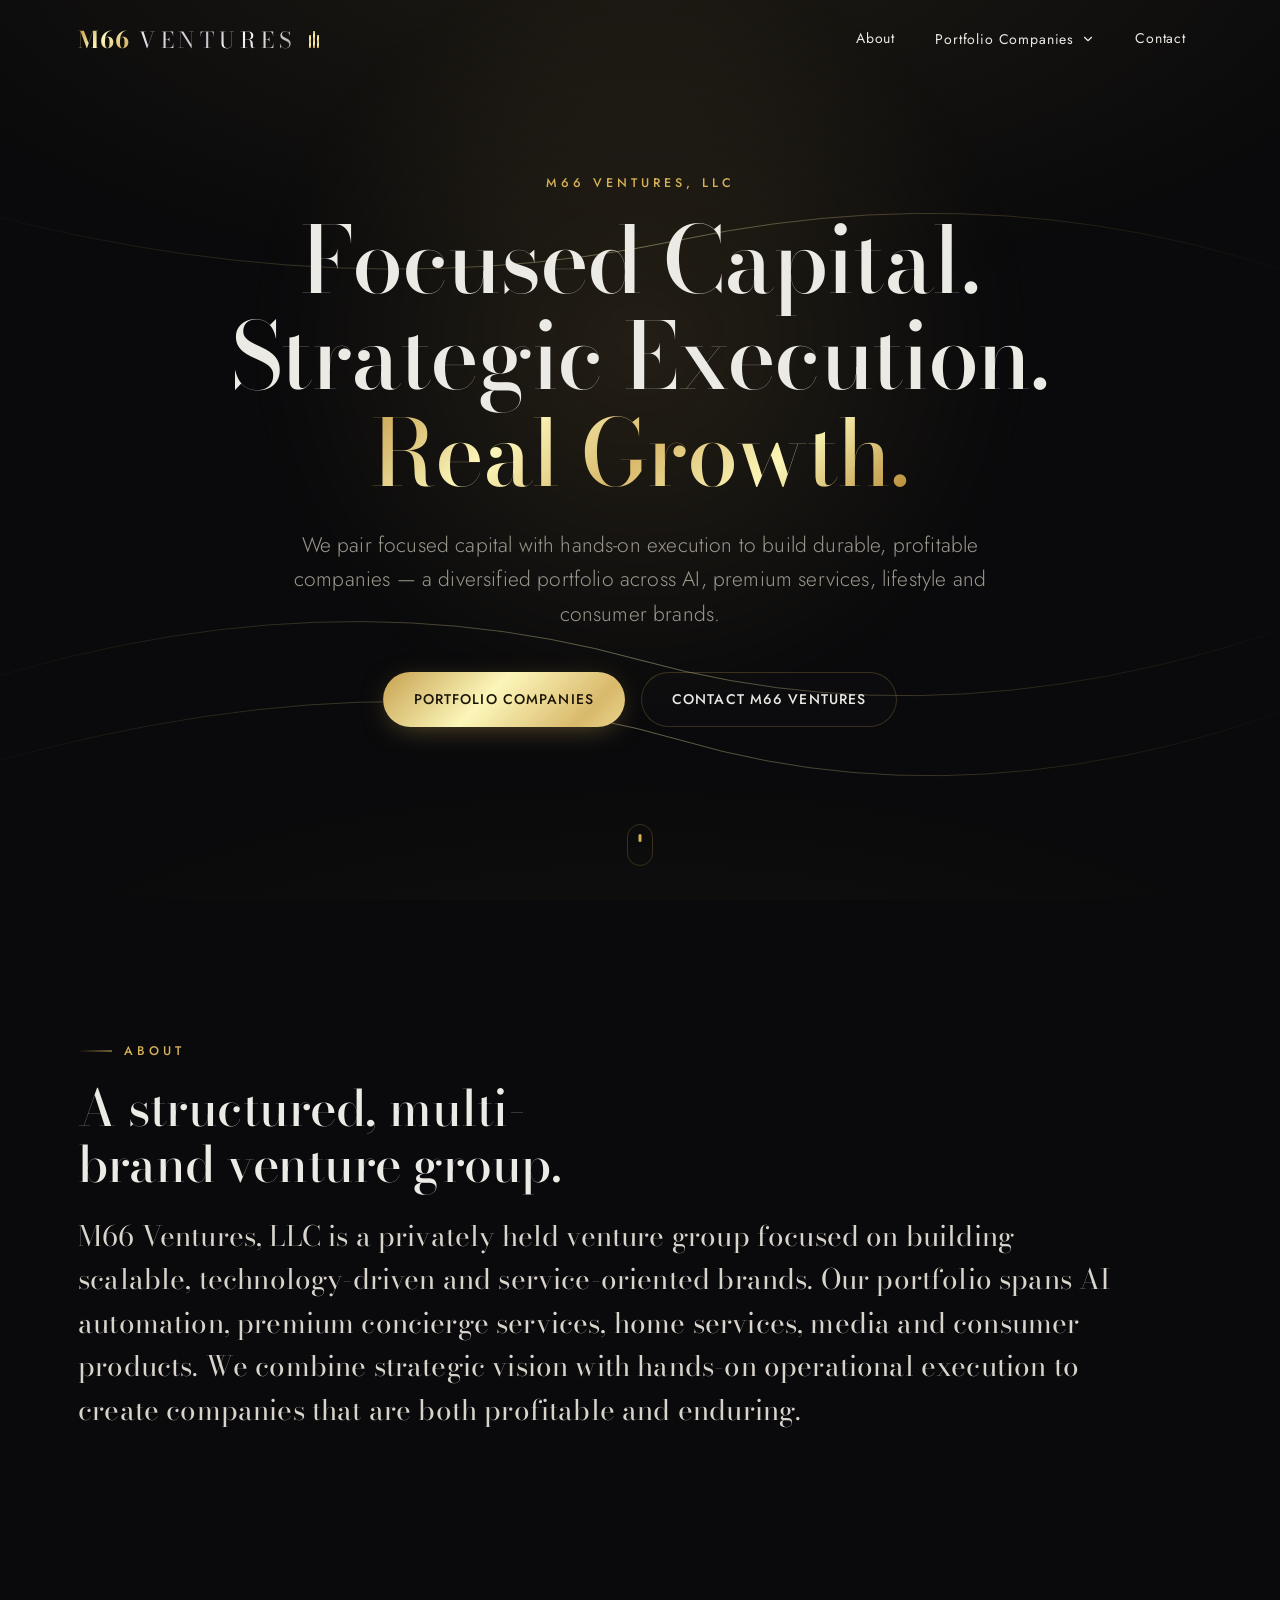
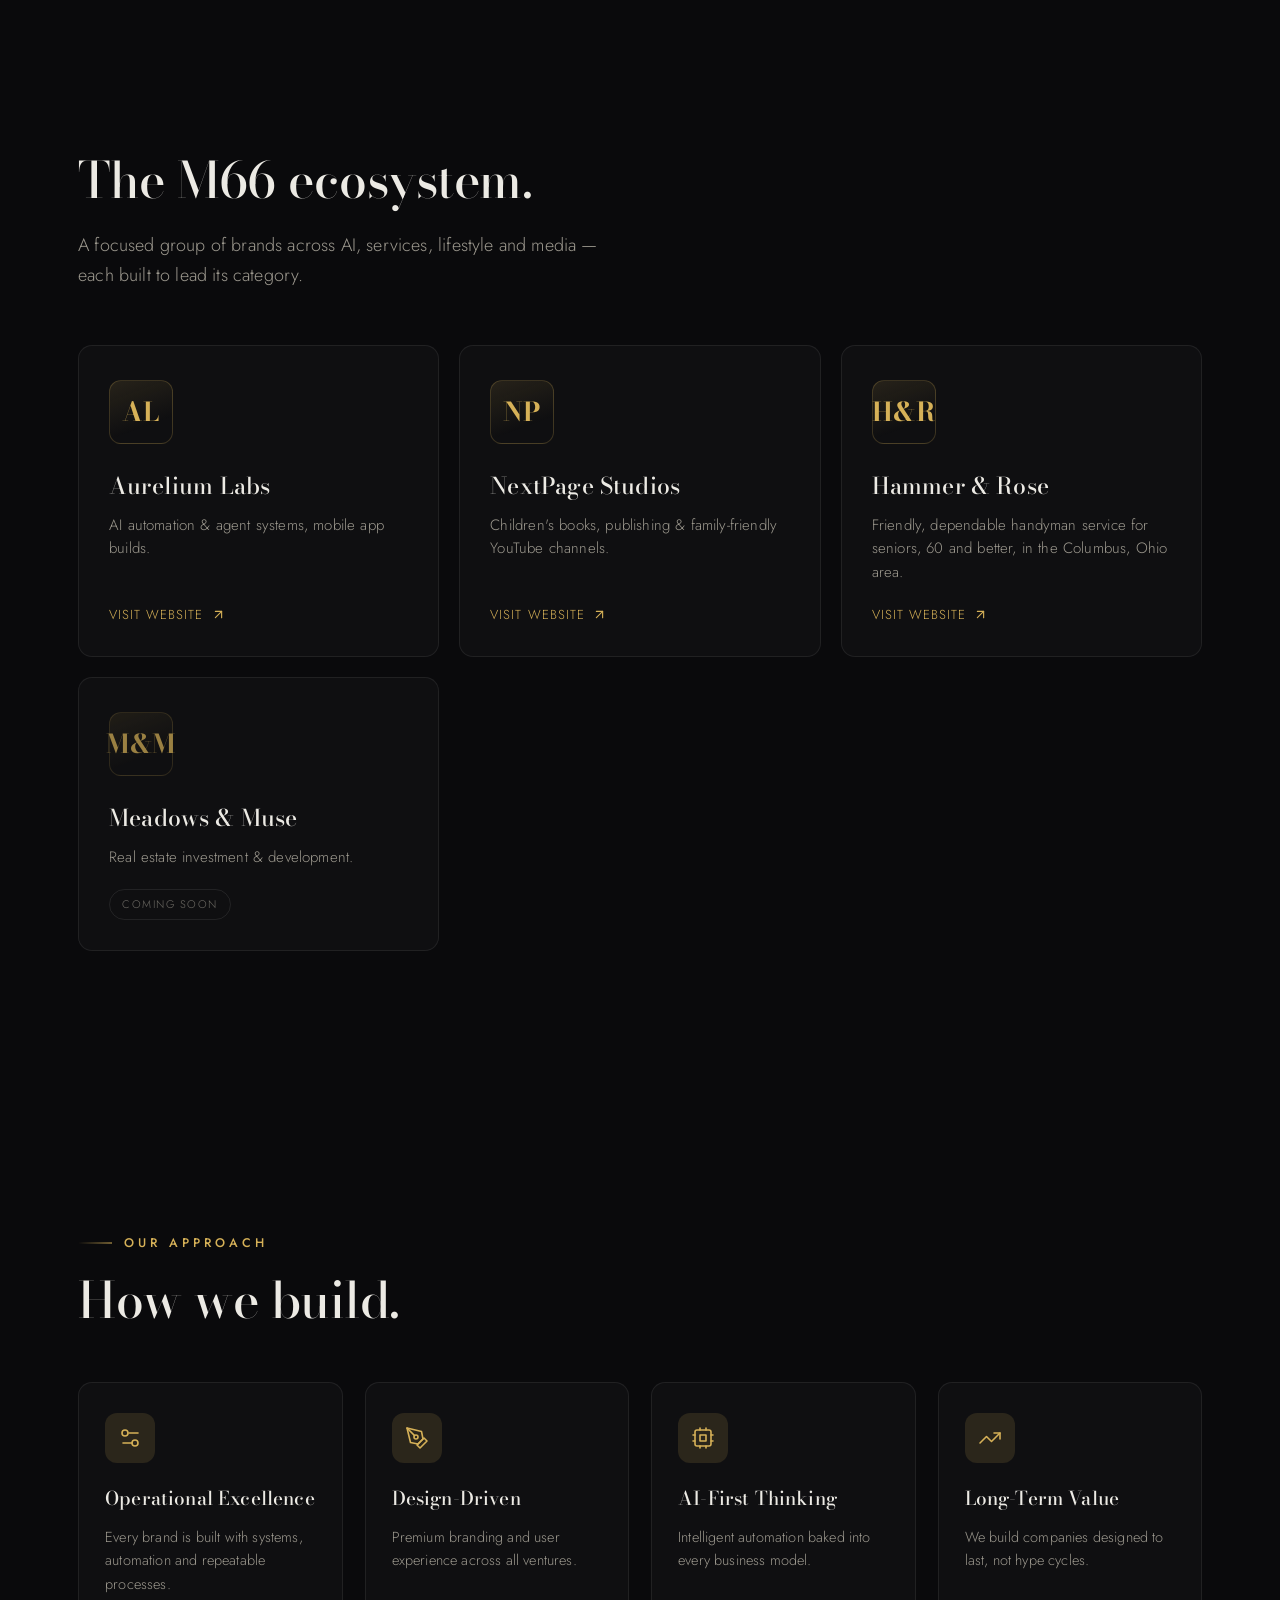
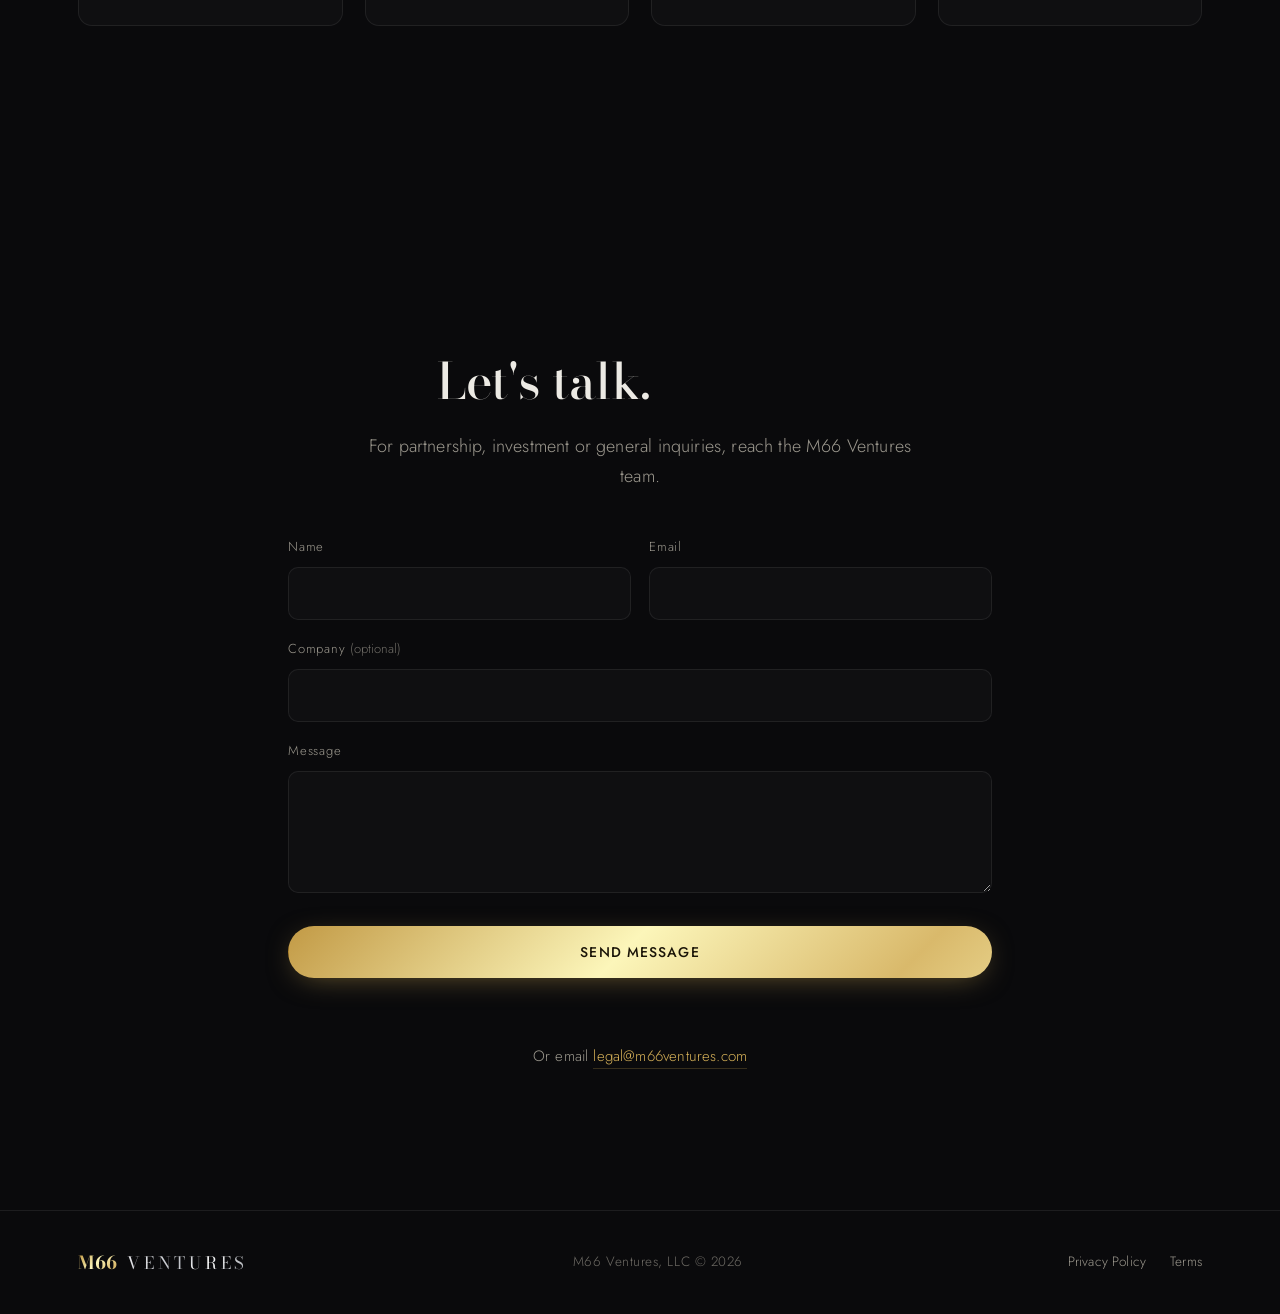
<file: index.html>
<!DOCTYPE html>
<html lang="en">
<head>
  <meta charset="UTF-8" />
  <meta name="viewport" content="width=device-width, initial-scale=1.0" />
  <title>M66 Ventures — Building the Future, One Venture at a Time</title>
  <meta name="description" content="M66 Ventures, LLC is a privately held venture group building scalable, technology-driven and service-oriented brands across AI, premium services, lifestyle and consumer products." />
  <meta name="theme-color" content="#0A0A0C" />

  <!-- Open Graph -->
  <meta property="og:type" content="website" />
  <meta property="og:title" content="M66 Ventures" />
  <meta property="og:description" content="A diversified portfolio of AI, services, lifestyle and consumer brands — built with precision, vision and operational excellence." />
  <meta property="og:url" content="https://m66ventures.com/" />
  <meta property="og:image" content="https://m66ventures.com/assets/m66-logo.png" />

  <link rel="canonical" href="https://m66ventures.com/" />
  <link rel="icon" type="image/png" href="assets/m66-logo.png" />

  <!-- Fonts -->
  <link rel="preconnect" href="https://fonts.googleapis.com" />
  <link rel="preconnect" href="https://fonts.gstatic.com" crossorigin />
  <link href="https://fonts.googleapis.com/css2?family=Bodoni+Moda:ital,opsz,wght@0,6..96,400;0,6..96,500;0,6..96,600;0,6..96,700;1,6..96,400&family=Jost:wght@300;400;500;600&display=swap" rel="stylesheet" />

  <link rel="stylesheet" href="styles.css" />
</head>
<body>
  <a class="skip-link" href="#main">Skip to content</a>

  <!-- ===================== NAV ===================== -->
  <header class="nav" id="nav">
    <div class="nav__inner">
      <a class="brand" href="#top" aria-label="M66 Ventures home">
        <span class="brand__mark">M66</span>
        <span class="brand__word">VENTURES</span>
        <span class="brand__emblem" aria-hidden="true"><i></i><i></i><i></i></span>
      </a>

      <nav class="nav__menu" aria-label="Primary">
        <a class="nav__link" href="#about">About</a>

        <div class="dropdown" id="dropdown">
          <button class="nav__link dropdown__btn" id="dropdownBtn" aria-haspopup="true" aria-expanded="false" aria-controls="dropdownMenu">
            Portfolio Companies
            <svg class="chev" width="14" height="14" viewBox="0 0 24 24" fill="none" stroke="currentColor" stroke-width="2" stroke-linecap="round" stroke-linejoin="round" aria-hidden="true"><polyline points="6 9 12 15 18 9"></polyline></svg>
          </button>

          <div class="dropdown__menu" id="dropdownMenu" role="menu" aria-label="Portfolio Companies">
            <a class="pc" role="menuitem" href="https://aureliumlabs.ai" target="_blank" rel="noopener">
              <span class="pc__name">Aurelium Labs</span>
              <span class="pc__desc">AI automation &amp; agent systems · mobile app builds</span>
              <svg class="pc__arrow" width="16" height="16" viewBox="0 0 24 24" fill="none" stroke="currentColor" stroke-width="1.8" stroke-linecap="round" stroke-linejoin="round" aria-hidden="true"><line x1="7" y1="17" x2="17" y2="7"></line><polyline points="7 7 17 7 17 17"></polyline></svg>
            </a>
            <a class="pc" role="menuitem" href="https://nextpagestudios.com" target="_blank" rel="noopener">
              <span class="pc__name">NextPage Studios</span>
              <span class="pc__desc">Children's books, publishing &amp; family YouTube channels</span>
              <svg class="pc__arrow" width="16" height="16" viewBox="0 0 24 24" fill="none" stroke="currentColor" stroke-width="1.8" stroke-linecap="round" stroke-linejoin="round" aria-hidden="true"><line x1="7" y1="17" x2="17" y2="7"></line><polyline points="7 7 17 7 17 17"></polyline></svg>
            </a>
            <a class="pc" role="menuitem" href="https://hammer-rose.com" target="_blank" rel="noopener">
              <span class="pc__name">Hammer &amp; Rose</span>
              <span class="pc__desc">Senior-friendly handyman service · Columbus, Ohio</span>
              <svg class="pc__arrow" width="16" height="16" viewBox="0 0 24 24" fill="none" stroke="currentColor" stroke-width="1.8" stroke-linecap="round" stroke-linejoin="round" aria-hidden="true"><line x1="7" y1="17" x2="17" y2="7"></line><polyline points="7 7 17 7 17 17"></polyline></svg>
            </a>
            <span class="pc pc--soon" role="menuitem" aria-disabled="true">
              <span class="pc__name">Meadows &amp; Muse</span>
              <span class="pc__desc">Real estate investment &amp; development</span>
              <span class="pc__tag">Coming soon</span>
            </span>
          </div>
        </div>

        <a class="nav__link" href="#contact">Contact</a>
      </nav>

      <button class="nav__toggle" id="navToggle" aria-label="Open menu" aria-expanded="false">
        <span></span><span></span><span></span>
      </button>
    </div>
  </header>

  <main id="main">
    <span id="top"></span>

    <!-- ===================== HERO ===================== -->
    <section class="hero" id="hero">
      <div class="hero__bg" aria-hidden="true">
        <div class="hero__glow"></div>
        <svg class="hero__lines" viewBox="0 0 1440 900" preserveAspectRatio="xMidYMid slice" fill="none">
          <path d="M-50 720 Q 360 560 720 660 T 1490 580" stroke="url(#g1)" stroke-width="1" />
          <path d="M-50 800 Q 420 640 760 740 T 1490 660" stroke="url(#g1)" stroke-width="1" />
          <path d="M-50 180 Q 380 320 760 240 T 1490 320" stroke="url(#g1)" stroke-width="1" />
          <defs>
            <linearGradient id="g1" x1="0" y1="0" x2="1440" y2="0" gradientUnits="userSpaceOnUse">
              <stop stop-color="#BF953F" stop-opacity="0" />
              <stop offset="0.5" stop-color="#FCF6BA" stop-opacity="0.55" />
              <stop offset="1" stop-color="#AA771C" stop-opacity="0" />
            </linearGradient>
          </defs>
        </svg>
      </div>

      <div class="hero__inner">
        <p class="eyebrow reveal">M66 Ventures, LLC</p>
        <h1 class="hero__title reveal" data-delay="1">Focused Capital. Strategic Execution.<br /><span class="gold">Real Growth.</span></h1>
        <p class="hero__sub reveal" data-delay="2">We pair focused capital with hands-on execution to build durable, profitable companies — a diversified portfolio across AI, premium services, lifestyle and consumer brands.</p>
        <div class="hero__cta reveal" data-delay="3">
          <a class="btn btn--gold" href="#holdings">Portfolio Companies</a>
          <a class="btn btn--ghost" href="#contact">Contact M66 Ventures</a>
        </div>
      </div>

      <a class="hero__scroll" href="#about" aria-label="Scroll to About">
        <span></span>
      </a>
    </section>

    <!-- ===================== ABOUT ===================== -->
    <section class="section about" id="about">
      <div class="container">
        <p class="kicker reveal">About</p>
        <h2 class="section__title reveal" data-delay="1">A structured, multi-brand venture group.</h2>
        <p class="about__lead reveal" data-delay="2">
          M66 Ventures, LLC is a privately held venture group focused on building scalable, technology-driven and service-oriented brands. Our portfolio spans AI automation, premium concierge services, home services, media and consumer products. We combine strategic vision with hands-on operational execution to create companies that are both profitable and enduring.
        </p>
      </div>
    </section>

    <!-- ===================== HOLDINGS ===================== -->
    <section class="section holdings" id="holdings">
      <div class="container">
        <p class="kicker reveal">Portfolio Companies</p>
        <h2 class="section__title reveal" data-delay="1">The M66 ecosystem.</h2>
        <p class="section__intro reveal" data-delay="2">A focused group of brands across AI, services, lifestyle and media — each built to lead its category.</p>

        <div class="grid">
          <a class="card reveal" href="https://aureliumlabs.ai" target="_blank" rel="noopener">
            <span class="card__mono" aria-hidden="true">AL</span>
            <h3 class="card__name">Aurelium Labs</h3>
            <p class="card__desc">AI automation &amp; agent systems, mobile app builds.</p>
            <span class="card__link">Visit Website
              <svg width="15" height="15" viewBox="0 0 24 24" fill="none" stroke="currentColor" stroke-width="1.8" stroke-linecap="round" stroke-linejoin="round" aria-hidden="true"><line x1="7" y1="17" x2="17" y2="7"></line><polyline points="7 7 17 7 17 17"></polyline></svg>
            </span>
          </a>

          <a class="card reveal" data-delay="1" href="https://nextpagestudios.com" target="_blank" rel="noopener">
            <span class="card__mono" aria-hidden="true">NP</span>
            <h3 class="card__name">NextPage Studios</h3>
            <p class="card__desc">Children's books, publishing &amp; family-friendly YouTube channels.</p>
            <span class="card__link">Visit Website
              <svg width="15" height="15" viewBox="0 0 24 24" fill="none" stroke="currentColor" stroke-width="1.8" stroke-linecap="round" stroke-linejoin="round" aria-hidden="true"><line x1="7" y1="17" x2="17" y2="7"></line><polyline points="7 7 17 7 17 17"></polyline></svg>
            </span>
          </a>

          <a class="card reveal" data-delay="2" href="https://hammer-rose.com" target="_blank" rel="noopener">
            <span class="card__mono" aria-hidden="true">H&amp;R</span>
            <h3 class="card__name">Hammer &amp; Rose</h3>
            <p class="card__desc">Friendly, dependable handyman service for seniors, 60 and better, in the Columbus, Ohio area.</p>
            <span class="card__link">Visit Website
              <svg width="15" height="15" viewBox="0 0 24 24" fill="none" stroke="currentColor" stroke-width="1.8" stroke-linecap="round" stroke-linejoin="round" aria-hidden="true"><line x1="7" y1="17" x2="17" y2="7"></line><polyline points="7 7 17 7 17 17"></polyline></svg>
            </span>
          </a>

          <div class="card card--soon reveal" data-delay="1">
            <span class="card__mono" aria-hidden="true">M&amp;M</span>
            <h3 class="card__name">Meadows &amp; Muse</h3>
            <p class="card__desc">Real estate investment &amp; development.</p>
            <span class="card__tag">Coming soon</span>
          </div>
        </div>
      </div>
    </section>

    <!-- ===================== PHILOSOPHY ===================== -->
    <section class="section philosophy" id="philosophy">
      <div class="container">
        <p class="kicker reveal">Our Approach</p>
        <h2 class="section__title reveal" data-delay="1">How we build.</h2>

        <div class="pillars">
          <div class="pillar reveal">
            <span class="pillar__icon" aria-hidden="true">
              <svg width="24" height="24" viewBox="0 0 24 24" fill="none" stroke="currentColor" stroke-width="1.6" stroke-linecap="round" stroke-linejoin="round"><path d="M20 7h-9"></path><path d="M14 17H5"></path><circle cx="17" cy="17" r="3"></circle><circle cx="7" cy="7" r="3"></circle></svg>
            </span>
            <h3 class="pillar__title">Operational Excellence</h3>
            <p class="pillar__text">Every brand is built with systems, automation and repeatable processes.</p>
          </div>

          <div class="pillar reveal" data-delay="1">
            <span class="pillar__icon" aria-hidden="true">
              <svg width="24" height="24" viewBox="0 0 24 24" fill="none" stroke="currentColor" stroke-width="1.6" stroke-linecap="round" stroke-linejoin="round"><path d="m12 19 7-7 3 3-7 7-3-3z"></path><path d="m18 13-1.5-7.5L2 2l3.5 14.5L13 18l5-5z"></path><path d="m2 2 7.586 7.586"></path><circle cx="11" cy="11" r="2"></circle></svg>
            </span>
            <h3 class="pillar__title">Design-Driven</h3>
            <p class="pillar__text">Premium branding and user experience across all ventures.</p>
          </div>

          <div class="pillar reveal" data-delay="2">
            <span class="pillar__icon" aria-hidden="true">
              <svg width="24" height="24" viewBox="0 0 24 24" fill="none" stroke="currentColor" stroke-width="1.6" stroke-linecap="round" stroke-linejoin="round"><rect x="4" y="4" width="16" height="16" rx="2"></rect><rect x="9" y="9" width="6" height="6"></rect><path d="M15 2v2M15 20v2M2 15h2M2 9h2M20 15h2M20 9h2M9 2v2M9 20v2"></path></svg>
            </span>
            <h3 class="pillar__title">AI-First Thinking</h3>
            <p class="pillar__text">Intelligent automation baked into every business model.</p>
          </div>

          <div class="pillar reveal" data-delay="3">
            <span class="pillar__icon" aria-hidden="true">
              <svg width="24" height="24" viewBox="0 0 24 24" fill="none" stroke="currentColor" stroke-width="1.6" stroke-linecap="round" stroke-linejoin="round"><polyline points="22 7 13.5 15.5 8.5 10.5 2 17"></polyline><polyline points="16 7 22 7 22 13"></polyline></svg>
            </span>
            <h3 class="pillar__title">Long-Term Value</h3>
            <p class="pillar__text">We build companies designed to last, not hype cycles.</p>
          </div>
        </div>
      </div>
    </section>

    <!-- ===================== CONTACT ===================== -->
    <section class="section contact" id="contact">
      <div class="container container--narrow">
        <p class="kicker reveal">Contact</p>
        <h2 class="section__title reveal" data-delay="1">Let's talk.</h2>
        <p class="section__intro reveal" data-delay="2">For partnership, investment or general inquiries, reach the M66 Ventures team.</p>

        <form class="form reveal" data-delay="2" id="contactForm" novalidate>
          <div class="form__row">
            <div class="field">
              <label for="name">Name</label>
              <input type="text" id="name" name="name" autocomplete="name" required />
            </div>
            <div class="field">
              <label for="email">Email</label>
              <input type="email" id="email" name="email" autocomplete="email" required />
            </div>
          </div>
          <div class="field">
            <label for="company">Company <span class="opt">(optional)</span></label>
            <input type="text" id="company" name="company" autocomplete="organization" />
          </div>
          <div class="field">
            <label for="message">Message</label>
            <textarea id="message" name="message" rows="4" required></textarea>
          </div>
          <button type="submit" class="btn btn--gold form__submit" id="submitBtn">Send Message</button>
          <p class="form__status" id="formStatus" role="status" aria-live="polite"></p>
        </form>

        <p class="contact__email reveal">
          Or email <a href="mailto:legal@m66ventures.com">legal@m66ventures.com</a>
        </p>
      </div>
    </section>
  </main>

  <!-- ===================== FOOTER ===================== -->
  <footer class="footer">
    <div class="container footer__inner">
      <a class="brand brand--sm" href="#top" aria-label="M66 Ventures home">
        <span class="brand__mark">M66</span>
        <span class="brand__word">VENTURES</span>
      </a>
      <p class="footer__copy">M66 Ventures, LLC © <span id="year">2026</span></p>
      <nav class="footer__links" aria-label="Legal">
        <a href="privacy.html">Privacy Policy</a>
        <a href="terms.html">Terms</a>
      </nav>
    </div>
  </footer>

  <script src="script.js"></script>
</body>
</html>
</file>
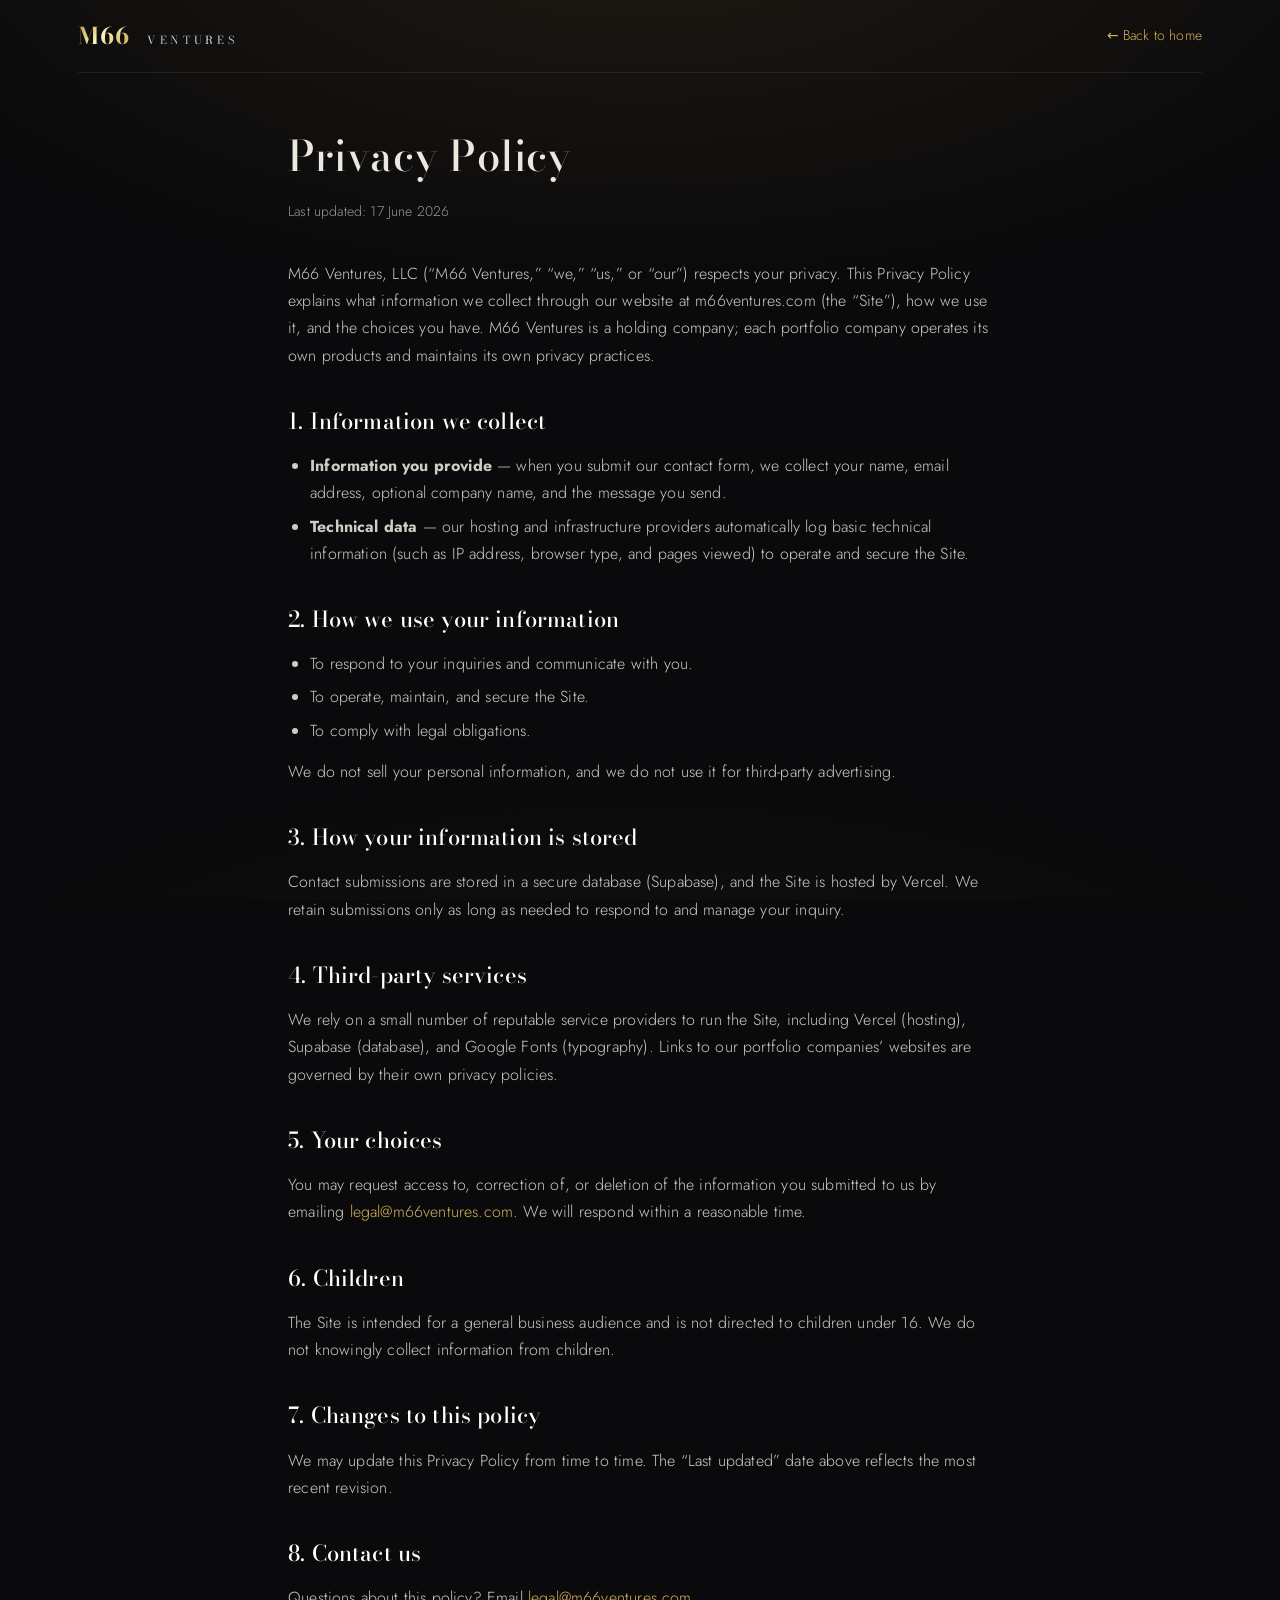
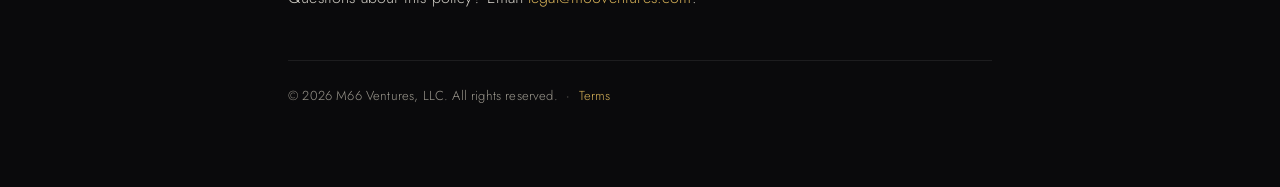
<file: privacy.html>
<!DOCTYPE html>
<html lang="en">
<head>
  <meta charset="UTF-8" />
  <meta name="viewport" content="width=device-width, initial-scale=1.0" />
  <title>Privacy Policy — M66 Ventures</title>
  <meta name="description" content="How M66 Ventures, LLC collects, uses, and protects information submitted through m66ventures.com." />
  <meta name="theme-color" content="#0A0A0C" />
  <meta name="robots" content="index, follow" />
  <link rel="icon" type="image/png" href="assets/m66-logo.png" />
  <link rel="preconnect" href="https://fonts.googleapis.com" />
  <link rel="preconnect" href="https://fonts.gstatic.com" crossorigin />
  <link href="https://fonts.googleapis.com/css2?family=Bodoni+Moda:ital,opsz,wght@0,6..96,400;0,6..96,500;0,6..96,600;0,6..96,700;1,6..96,400&family=Jost:wght@300;400;500;600&display=swap" rel="stylesheet" />
  <link rel="stylesheet" href="styles.css" />
  <style>
    .legalbar { display:flex; align-items:center; justify-content:space-between; padding:24px 0; border-bottom:1px solid var(--line); }
    .legalbar .brand__mark { font-family:'Bodoni Moda',serif; font-weight:700; letter-spacing:.04em; }
    .legalbar .brand__word { font-size:11px; letter-spacing:.34em; color:var(--muted); margin-left:8px; }
    .legalbar a.back { color:var(--gold); font-size:14px; }
    .legal-doc { max-width:760px; margin:0 auto; padding:48px 28px 80px; }
    .legal-doc h1 { font-family:'Bodoni Moda',serif; font-weight:500; font-size:clamp(30px,5vw,42px); margin-bottom:8px; }
    .legal-doc .updated { color:var(--muted); font-size:14px; margin-bottom:36px; }
    .legal-doc h2 { font-family:'Bodoni Moda',serif; font-weight:500; font-size:22px; color:#fff; margin:34px 0 12px; }
    .legal-doc p, .legal-doc li { color:#CFCCC4; line-height:1.7; font-size:16px; }
    .legal-doc ul { margin:0 0 14px; padding-left:22px; }
    .legal-doc li { margin-bottom:6px; }
    .legal-doc a { color:var(--gold); }
    .legal-doc .foot { margin-top:48px; padding-top:24px; border-top:1px solid var(--line); color:var(--muted); font-size:13px; }
  </style>
</head>
<body>
  <div class="container">
    <div class="legalbar">
      <a class="brand" href="index.html" aria-label="M66 Ventures home">
        <span class="brand__mark">M66</span><span class="brand__word">VENTURES</span>
      </a>
      <a class="back" href="index.html">← Back to home</a>
    </div>
  </div>

  <main class="legal-doc">
    <h1>Privacy Policy</h1>
    <p class="updated">Last updated: 17 June 2026</p>

    <p>M66 Ventures, LLC (&ldquo;M66 Ventures,&rdquo; &ldquo;we,&rdquo; &ldquo;us,&rdquo; or &ldquo;our&rdquo;) respects your privacy. This Privacy Policy explains what information we collect through our website at m66ventures.com (the &ldquo;Site&rdquo;), how we use it, and the choices you have. M66 Ventures is a holding company; each portfolio company operates its own products and maintains its own privacy practices.</p>

    <h2>1. Information we collect</h2>
    <ul>
      <li><strong>Information you provide</strong> — when you submit our contact form, we collect your name, email address, optional company name, and the message you send.</li>
      <li><strong>Technical data</strong> — our hosting and infrastructure providers automatically log basic technical information (such as IP address, browser type, and pages viewed) to operate and secure the Site.</li>
    </ul>

    <h2>2. How we use your information</h2>
    <ul>
      <li>To respond to your inquiries and communicate with you.</li>
      <li>To operate, maintain, and secure the Site.</li>
      <li>To comply with legal obligations.</li>
    </ul>
    <p>We do not sell your personal information, and we do not use it for third-party advertising.</p>

    <h2>3. How your information is stored</h2>
    <p>Contact submissions are stored in a secure database (Supabase), and the Site is hosted by Vercel. We retain submissions only as long as needed to respond to and manage your inquiry.</p>

    <h2>4. Third-party services</h2>
    <p>We rely on a small number of reputable service providers to run the Site, including Vercel (hosting), Supabase (database), and Google Fonts (typography). Links to our portfolio companies&rsquo; websites are governed by their own privacy policies.</p>

    <h2>5. Your choices</h2>
    <p>You may request access to, correction of, or deletion of the information you submitted to us by emailing <a href="mailto:legal@m66ventures.com">legal@m66ventures.com</a>. We will respond within a reasonable time.</p>

    <h2>6. Children</h2>
    <p>The Site is intended for a general business audience and is not directed to children under 16. We do not knowingly collect information from children.</p>

    <h2>7. Changes to this policy</h2>
    <p>We may update this Privacy Policy from time to time. The &ldquo;Last updated&rdquo; date above reflects the most recent revision.</p>

    <h2>8. Contact us</h2>
    <p>Questions about this policy? Email <a href="mailto:legal@m66ventures.com">legal@m66ventures.com</a>.</p>

    <p class="foot">&copy; <span id="year">2026</span> M66 Ventures, LLC. All rights reserved. &nbsp;·&nbsp; <a href="terms.html">Terms</a></p>
  </main>

  <script>document.getElementById('year').textContent = new Date().getFullYear();</script>
</body>
</html>
</file>
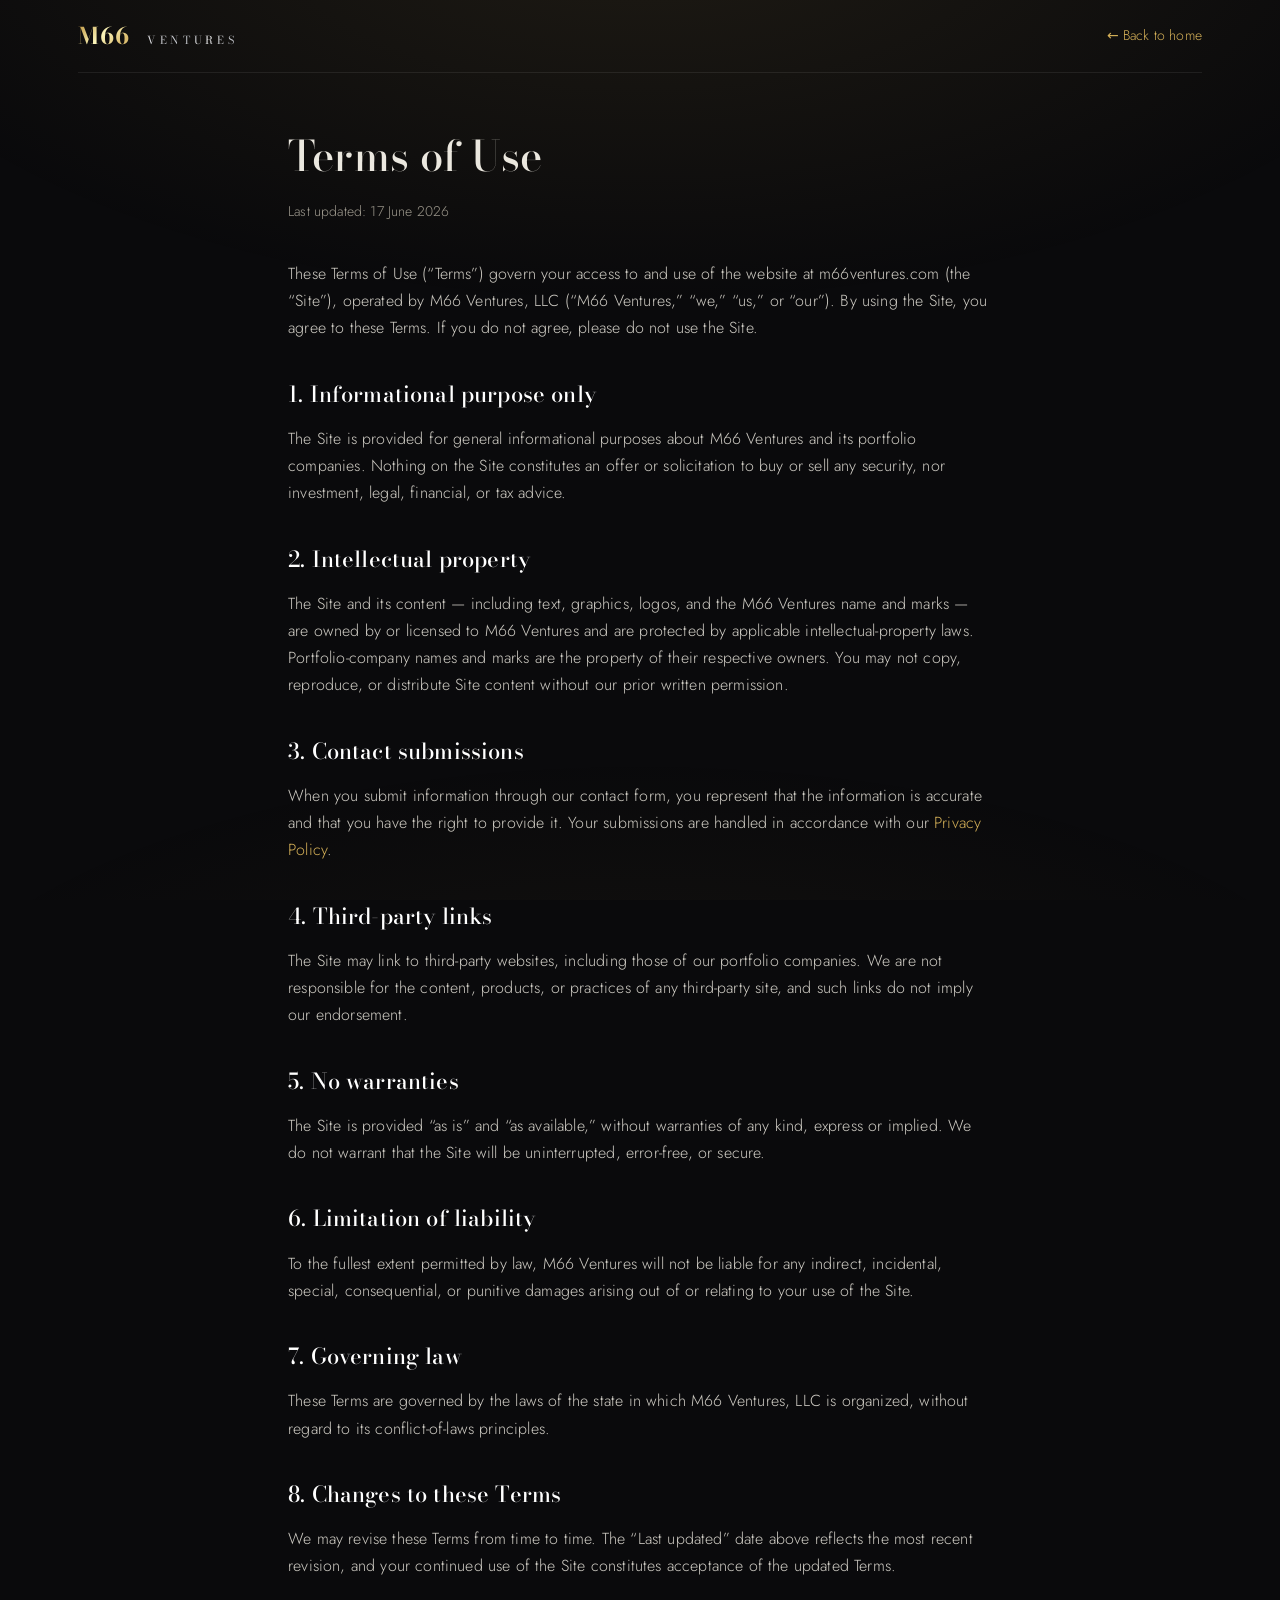
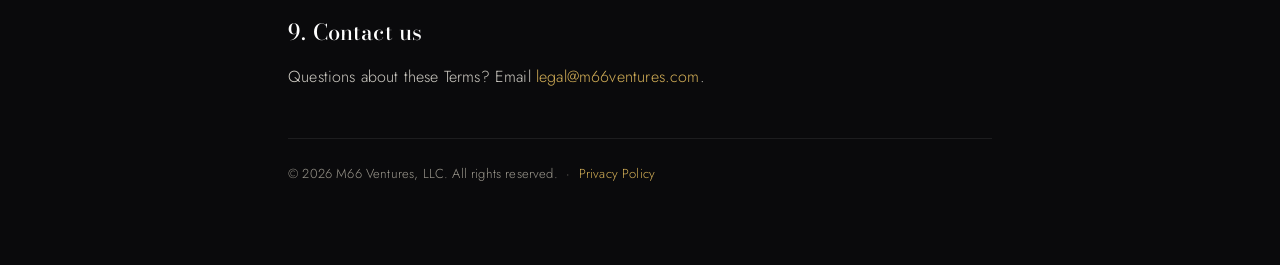
<file: terms.html>
<!DOCTYPE html>
<html lang="en">
<head>
  <meta charset="UTF-8" />
  <meta name="viewport" content="width=device-width, initial-scale=1.0" />
  <title>Terms of Use — M66 Ventures</title>
  <meta name="description" content="The terms governing your use of the M66 Ventures website at m66ventures.com." />
  <meta name="theme-color" content="#0A0A0C" />
  <meta name="robots" content="index, follow" />
  <link rel="icon" type="image/png" href="assets/m66-logo.png" />
  <link rel="preconnect" href="https://fonts.googleapis.com" />
  <link rel="preconnect" href="https://fonts.gstatic.com" crossorigin />
  <link href="https://fonts.googleapis.com/css2?family=Bodoni+Moda:ital,opsz,wght@0,6..96,400;0,6..96,500;0,6..96,600;0,6..96,700;1,6..96,400&family=Jost:wght@300;400;500;600&display=swap" rel="stylesheet" />
  <link rel="stylesheet" href="styles.css" />
  <style>
    .legalbar { display:flex; align-items:center; justify-content:space-between; padding:24px 0; border-bottom:1px solid var(--line); }
    .legalbar .brand__mark { font-family:'Bodoni Moda',serif; font-weight:700; letter-spacing:.04em; }
    .legalbar .brand__word { font-size:11px; letter-spacing:.34em; color:var(--muted); margin-left:8px; }
    .legalbar a.back { color:var(--gold); font-size:14px; }
    .legal-doc { max-width:760px; margin:0 auto; padding:48px 28px 80px; }
    .legal-doc h1 { font-family:'Bodoni Moda',serif; font-weight:500; font-size:clamp(30px,5vw,42px); margin-bottom:8px; }
    .legal-doc .updated { color:var(--muted); font-size:14px; margin-bottom:36px; }
    .legal-doc h2 { font-family:'Bodoni Moda',serif; font-weight:500; font-size:22px; color:#fff; margin:34px 0 12px; }
    .legal-doc p, .legal-doc li { color:#CFCCC4; line-height:1.7; font-size:16px; }
    .legal-doc ul { margin:0 0 14px; padding-left:22px; }
    .legal-doc li { margin-bottom:6px; }
    .legal-doc a { color:var(--gold); }
    .legal-doc .foot { margin-top:48px; padding-top:24px; border-top:1px solid var(--line); color:var(--muted); font-size:13px; }
  </style>
</head>
<body>
  <div class="container">
    <div class="legalbar">
      <a class="brand" href="index.html" aria-label="M66 Ventures home">
        <span class="brand__mark">M66</span><span class="brand__word">VENTURES</span>
      </a>
      <a class="back" href="index.html">← Back to home</a>
    </div>
  </div>

  <main class="legal-doc">
    <h1>Terms of Use</h1>
    <p class="updated">Last updated: 17 June 2026</p>

    <p>These Terms of Use (&ldquo;Terms&rdquo;) govern your access to and use of the website at m66ventures.com (the &ldquo;Site&rdquo;), operated by M66 Ventures, LLC (&ldquo;M66 Ventures,&rdquo; &ldquo;we,&rdquo; &ldquo;us,&rdquo; or &ldquo;our&rdquo;). By using the Site, you agree to these Terms. If you do not agree, please do not use the Site.</p>

    <h2>1. Informational purpose only</h2>
    <p>The Site is provided for general informational purposes about M66 Ventures and its portfolio companies. Nothing on the Site constitutes an offer or solicitation to buy or sell any security, nor investment, legal, financial, or tax advice.</p>

    <h2>2. Intellectual property</h2>
    <p>The Site and its content — including text, graphics, logos, and the M66 Ventures name and marks — are owned by or licensed to M66 Ventures and are protected by applicable intellectual-property laws. Portfolio-company names and marks are the property of their respective owners. You may not copy, reproduce, or distribute Site content without our prior written permission.</p>

    <h2>3. Contact submissions</h2>
    <p>When you submit information through our contact form, you represent that the information is accurate and that you have the right to provide it. Your submissions are handled in accordance with our <a href="privacy.html">Privacy Policy</a>.</p>

    <h2>4. Third-party links</h2>
    <p>The Site may link to third-party websites, including those of our portfolio companies. We are not responsible for the content, products, or practices of any third-party site, and such links do not imply our endorsement.</p>

    <h2>5. No warranties</h2>
    <p>The Site is provided &ldquo;as is&rdquo; and &ldquo;as available,&rdquo; without warranties of any kind, express or implied. We do not warrant that the Site will be uninterrupted, error-free, or secure.</p>

    <h2>6. Limitation of liability</h2>
    <p>To the fullest extent permitted by law, M66 Ventures will not be liable for any indirect, incidental, special, consequential, or punitive damages arising out of or relating to your use of the Site.</p>

    <h2>7. Governing law</h2>
    <p>These Terms are governed by the laws of the state in which M66 Ventures, LLC is organized, without regard to its conflict-of-laws principles.</p>

    <h2>8. Changes to these Terms</h2>
    <p>We may revise these Terms from time to time. The &ldquo;Last updated&rdquo; date above reflects the most recent revision, and your continued use of the Site constitutes acceptance of the updated Terms.</p>

    <h2>9. Contact us</h2>
    <p>Questions about these Terms? Email <a href="mailto:legal@m66ventures.com">legal@m66ventures.com</a>.</p>

    <p class="foot">&copy; <span id="year">2026</span> M66 Ventures, LLC. All rights reserved. &nbsp;·&nbsp; <a href="privacy.html">Privacy Policy</a></p>
  </main>

  <script>document.getElementById('year').textContent = new Date().getFullYear();</script>
</body>
</html>
</file>
<file: styles.css>
/* ===================================================================
   M66 VENTURES — luxury black & gold one-page site
   Fonts: Bodoni Moda (display) + Jost (sans)
   =================================================================== */

:root {
  --bg:        #0A0A0C;
  --bg-2:      #0E0E12;
  --bg-3:      #131318;
  --text:      #ECEAE4;
  --muted:     #9C988E;
  --muted-2:   #6F6C66;

  /* Signature gold gradient (matches the logo wordmark) */
  --gold-grad: linear-gradient(135deg, #BF953F 0%, #FCF6BA 28%, #D9B96B 50%, #FBF5B7 72%, #AA771C 100%);
  --gold:      #D6B158;
  --gold-soft: rgba(214, 177, 88, 0.14);
  --gold-line: rgba(214, 177, 88, 0.22);
  --platinum:  linear-gradient(135deg, #E8E8EC 0%, #BFC2C8 45%, #FFFFFF 60%, #9DA0A7 100%);

  --line:      rgba(255, 255, 255, 0.08);
  --card:      rgba(255, 255, 255, 0.022);
  --card-line: rgba(255, 255, 255, 0.07);

  --maxw:      1180px;
  --ease:      cubic-bezier(0.22, 1, 0.36, 1);
  --radius:    14px;

  --z-nav: 50;
  --z-drop: 60;
}

* { box-sizing: border-box; margin: 0; padding: 0; }

html { scroll-behavior: smooth; -webkit-text-size-adjust: 100%; }
@media (prefers-reduced-motion: reduce) { html { scroll-behavior: auto; } }

body {
  background: var(--bg);
  color: var(--text);
  font-family: 'Jost', system-ui, -apple-system, sans-serif;
  font-weight: 300;
  font-size: 17px;
  line-height: 1.7;
  letter-spacing: 0.01em;
  overflow-x: hidden;
  -webkit-font-smoothing: antialiased;
  text-rendering: optimizeLegibility;
}

/* subtle film-grain / vignette via fixed layers */
body::before {
  content: "";
  position: fixed; inset: 0;
  background: radial-gradient(120% 80% at 50% -10%, rgba(214,177,88,0.10), transparent 55%),
              radial-gradient(100% 60% at 50% 120%, rgba(214,177,88,0.06), transparent 60%);
  pointer-events: none; z-index: 0;
}

img { max-width: 100%; display: block; }
a { color: inherit; text-decoration: none; }

.container { width: 100%; max-width: var(--maxw); margin: 0 auto; padding: 0 28px; position: relative; z-index: 1; }
.container--narrow { max-width: 760px; }

.skip-link {
  position: absolute; left: -999px; top: 0; z-index: 100;
  background: var(--gold); color: #15110A; padding: 10px 16px; border-radius: 0 0 8px 0;
  font-weight: 500;
}
.skip-link:focus { left: 0; }

/* ---------- shared type ---------- */
.gold {
  background: var(--gold-grad);
  -webkit-background-clip: text; background-clip: text;
  -webkit-text-fill-color: transparent; color: transparent;
}

.eyebrow, .kicker {
  font-size: 12.5px; font-weight: 500; letter-spacing: 0.32em; text-transform: uppercase;
  color: var(--gold); margin-bottom: 18px;
}
.kicker { position: relative; padding-left: 46px; }
.kicker::before {
  content: ""; position: absolute; left: 0; top: 50%; width: 34px; height: 1px;
  background: linear-gradient(90deg, transparent, var(--gold)); transform: translateY(-50%);
}

.section { padding: clamp(72px, 11vw, 150px) 0; position: relative; z-index: 1; }
.section__title {
  font-family: 'Bodoni Moda', serif; font-weight: 500;
  font-size: clamp(28px, 4.6vw, 50px); line-height: 1.12; letter-spacing: -0.01em;
  color: var(--text); margin-bottom: 22px; max-width: 16ch;
}
.section__intro { color: var(--muted); max-width: 56ch; font-size: 18px; }

/* ---------- buttons ---------- */
.btn {
  display: inline-flex; align-items: center; justify-content: center; gap: 9px;
  padding: 15px 30px; border-radius: 50px; font-family: 'Jost', sans-serif;
  font-size: 14px; font-weight: 500; letter-spacing: 0.08em; text-transform: uppercase;
  cursor: pointer; border: 1px solid transparent; transition: all .35s var(--ease);
  white-space: nowrap;
}
.btn--gold {
  background: var(--gold-grad); color: #1A1407; background-size: 180% 180%; background-position: 0% 50%;
  box-shadow: 0 6px 30px -10px rgba(214,177,88,0.55);
}
.btn--gold:hover { background-position: 100% 50%; transform: translateY(-2px); box-shadow: 0 12px 40px -10px rgba(214,177,88,0.7); }
.btn--ghost { color: var(--text); border-color: var(--gold-line); background: rgba(255,255,255,0.01); }
.btn--ghost:hover { border-color: var(--gold); color: #fff; background: var(--gold-soft); transform: translateY(-2px); }
.btn:focus-visible { outline: 2px solid var(--gold); outline-offset: 3px; }

/* ===================== NAV ===================== */
.nav {
  position: fixed; top: 0; left: 0; right: 0; z-index: var(--z-nav);
  transition: background .4s var(--ease), border-color .4s var(--ease), backdrop-filter .4s var(--ease);
  border-bottom: 1px solid transparent;
}
.nav.is-scrolled {
  background: rgba(10,10,12,0.78);
  backdrop-filter: blur(14px) saturate(120%);
  -webkit-backdrop-filter: blur(14px) saturate(120%);
  border-bottom-color: var(--line);
}
.nav__inner {
  max-width: var(--maxw); margin: 0 auto; padding: 0 28px;
  height: 78px; display: flex; align-items: center; justify-content: space-between;
  transition: height .4s var(--ease);
}
.nav.is-scrolled .nav__inner { height: 66px; }

/* brand wordmark */
.brand { display: inline-flex; align-items: baseline; gap: 9px; line-height: 1; }
.brand__mark {
  font-family: 'Bodoni Moda', serif; font-weight: 700; font-size: 23px; letter-spacing: 0.04em;
  background: var(--gold-grad); background-size: 200% auto;
  -webkit-background-clip: text; background-clip: text; -webkit-text-fill-color: transparent; color: transparent;
}
.brand__word {
  font-family: 'Bodoni Moda', serif; font-weight: 400; font-size: 22px; letter-spacing: 0.22em;
  background: var(--platinum); -webkit-background-clip: text; background-clip: text;
  -webkit-text-fill-color: transparent; color: transparent;
}
.brand__emblem { display: inline-flex; gap: 2px; align-items: flex-end; margin-left: 4px; }
.brand__emblem i { width: 2px; height: 13px; background: var(--gold-grad); display: block; }
.brand__emblem i:nth-child(2) { height: 17px; }

.nav__menu { display: flex; align-items: center; gap: 8px; }
.nav__link {
  position: relative; font-size: 14px; font-weight: 400; letter-spacing: 0.06em;
  color: var(--text); padding: 10px 16px; border-radius: 8px; background: none; border: none;
  cursor: pointer; font-family: 'Jost', sans-serif; transition: color .3s var(--ease);
  display: inline-flex; align-items: center; gap: 7px;
}
.nav__link::after {
  content: ""; position: absolute; left: 16px; right: 16px; bottom: 4px; height: 1px;
  background: var(--gold); transform: scaleX(0); transform-origin: left; transition: transform .35s var(--ease); opacity: .8;
}
.nav__link:hover { color: #fff; }
.nav__link:hover::after { transform: scaleX(1); }
.nav__link:focus-visible { outline: 2px solid var(--gold); outline-offset: 2px; }

/* dropdown */
.dropdown { position: relative; }
.dropdown__btn .chev { transition: transform .35s var(--ease); }
.dropdown.is-open .dropdown__btn { color: #fff; }
.dropdown.is-open .chev { transform: rotate(180deg); }
.dropdown__menu {
  position: absolute; top: calc(100% + 14px); right: 0; width: 360px; z-index: var(--z-drop);
  background: linear-gradient(180deg, rgba(20,20,25,0.98), rgba(14,14,18,0.98));
  border: 1px solid var(--card-line); border-radius: var(--radius); padding: 8px;
  box-shadow: 0 30px 70px -25px rgba(0,0,0,0.85), inset 0 1px 0 rgba(255,255,255,0.04);
  opacity: 0; visibility: hidden; transform: translateY(-8px) scale(0.985); transform-origin: top right;
  transition: opacity .3s var(--ease), transform .3s var(--ease), visibility .3s;
}
.dropdown.is-open .dropdown__menu { opacity: 1; visibility: visible; transform: translateY(0) scale(1); }
.dropdown__menu::before {
  content: ""; position: absolute; top: 1px; left: 8px; right: 8px; height: 1px;
  background: linear-gradient(90deg, transparent, var(--gold-line), transparent);
}
.pc {
  display: grid; grid-template-columns: 1fr auto; align-items: center; gap: 2px 12px;
  padding: 13px 14px; border-radius: 10px; transition: background .25s var(--ease);
  position: relative;
}
.pc__name { font-family: 'Bodoni Moda', serif; font-size: 16px; font-weight: 500; color: var(--text); grid-column: 1; }
.pc__desc { font-size: 12.5px; color: var(--muted); grid-column: 1; line-height: 1.45; }
.pc__arrow { grid-column: 2; grid-row: 1 / span 2; color: var(--gold); opacity: 0; transform: translateX(-4px); transition: opacity .25s, transform .25s; }
a.pc:hover { background: var(--gold-soft); }
a.pc:hover .pc__name { color: #fff; }
a.pc:hover .pc__arrow { opacity: 1; transform: translateX(2px); }
a.pc:focus-visible { outline: 2px solid var(--gold); outline-offset: -2px; }
.pc--soon { opacity: 0.62; }
.pc__tag {
  grid-column: 2; grid-row: 1 / span 2; align-self: center;
  font-size: 10px; letter-spacing: 0.12em; text-transform: uppercase; color: var(--gold);
  border: 1px solid var(--gold-line); border-radius: 50px; padding: 4px 9px; white-space: nowrap;
}

.nav__toggle { display: none; flex-direction: column; gap: 5px; background: none; border: none; cursor: pointer; padding: 8px; }
.nav__toggle span { width: 24px; height: 2px; background: var(--text); border-radius: 2px; transition: transform .3s var(--ease), opacity .3s; }
.nav__toggle.is-open span:nth-child(1) { transform: translateY(7px) rotate(45deg); }
.nav__toggle.is-open span:nth-child(2) { opacity: 0; }
.nav__toggle.is-open span:nth-child(3) { transform: translateY(-7px) rotate(-45deg); }

/* ===================== HERO ===================== */
.hero { position: relative; min-height: 100svh; display: flex; align-items: center; overflow: hidden; }
.hero__bg { position: absolute; inset: 0; z-index: 0; }
.hero__glow {
  position: absolute; left: 50%; top: 38%; width: 900px; height: 900px; transform: translate(-50%,-50%);
  background: radial-gradient(circle, rgba(214,177,88,0.13), transparent 60%); filter: blur(20px);
}
.hero__lines { position: absolute; inset: 0; width: 100%; height: 100%; opacity: 0.7; }
.hero__lines path { stroke-dasharray: 2400; stroke-dashoffset: 2400; animation: draw 3.4s var(--ease) forwards; }
.hero__lines path:nth-child(2) { animation-delay: .25s; }
.hero__lines path:nth-child(3) { animation-delay: .5s; }
@keyframes draw { to { stroke-dashoffset: 0; } }

.hero__inner { position: relative; z-index: 1; width: 100%; max-width: var(--maxw); margin: 0 auto; padding: 0 28px; text-align: center; }
.hero__title {
  font-family: 'Bodoni Moda', serif; font-weight: 500;
  font-size: clamp(40px, 8vw, 92px); line-height: 1.05; letter-spacing: -0.015em;
  margin: 0 auto 26px; max-width: 16ch;
}
.hero__sub { color: var(--muted); font-size: clamp(16px, 2.2vw, 21px); max-width: 60ch; margin: 0 auto 40px; line-height: 1.65; }
.hero__cta { display: flex; gap: 16px; justify-content: center; flex-wrap: wrap; }

.hero__scroll { position: absolute; bottom: 34px; left: 50%; transform: translateX(-50%); width: 26px; height: 42px; border: 1px solid var(--gold-line); border-radius: 20px; z-index: 1; }
.hero__scroll span { position: absolute; top: 9px; left: 50%; width: 3px; height: 8px; background: var(--gold); border-radius: 2px; transform: translateX(-50%); animation: scrolldot 1.8s var(--ease) infinite; }
@keyframes scrolldot { 0% { opacity: 0; top: 9px; } 40% { opacity: 1; } 80% { opacity: 0; top: 22px; } 100% { opacity: 0; } }

/* ===================== ABOUT ===================== */
.about__lead { font-family: 'Bodoni Moda', serif; font-weight: 400; font-size: clamp(20px, 2.8vw, 28px); line-height: 1.55; color: #D8D4CC; max-width: 62ch; }

/* ===================== HOLDINGS GRID ===================== */
.grid { display: grid; grid-template-columns: repeat(3, 1fr); gap: 20px; margin-top: 54px; }
.card {
  position: relative; display: flex; flex-direction: column; align-items: flex-start;
  padding: 34px 30px 30px; border-radius: var(--radius);
  background: var(--card); border: 1px solid var(--card-line);
  transition: transform .4s var(--ease), border-color .4s var(--ease), background .4s var(--ease), box-shadow .4s var(--ease);
  overflow: hidden; min-height: 230px;
}
.card::before {
  content: ""; position: absolute; inset: 0; border-radius: inherit; padding: 1px;
  background: linear-gradient(135deg, var(--gold-line), transparent 40%);
  -webkit-mask: linear-gradient(#000 0 0) content-box, linear-gradient(#000 0 0);
  -webkit-mask-composite: xor; mask-composite: exclude; opacity: 0; transition: opacity .4s var(--ease);
}
a.card:hover { transform: translateY(-6px); background: rgba(255,255,255,0.04); border-color: transparent; box-shadow: 0 26px 60px -28px rgba(0,0,0,0.9); }
a.card:hover::before { opacity: 1; }
a.card:focus-visible { outline: 2px solid var(--gold); outline-offset: 3px; }

.card__mono {
  font-family: 'Bodoni Moda', serif; font-weight: 700; font-size: 26px; letter-spacing: 0.02em;
  width: 64px; height: 64px; display: inline-flex; align-items: center; justify-content: center;
  border: 1px solid var(--gold-line); border-radius: 12px; margin-bottom: 22px;
  background: linear-gradient(160deg, rgba(214,177,88,0.12), transparent 70%);
  color: var(--gold);
  transition: border-color .4s var(--ease), background .4s var(--ease);
}
a.card:hover .card__mono { border-color: var(--gold); background: linear-gradient(160deg, rgba(214,177,88,0.20), transparent 70%); }
.card__name { font-family: 'Bodoni Moda', serif; font-weight: 500; font-size: 23px; margin-bottom: 9px; color: var(--text); }
.card__desc { color: var(--muted); font-size: 15px; line-height: 1.55; margin-bottom: 20px; flex: 1; }
.card__link { display: inline-flex; align-items: center; gap: 7px; font-size: 13px; letter-spacing: 0.08em; text-transform: uppercase; color: var(--gold); transition: gap .3s var(--ease); }
a.card:hover .card__link { gap: 12px; }
.card__tag { font-size: 11px; letter-spacing: 0.14em; text-transform: uppercase; color: var(--muted-2); border: 1px solid var(--line); border-radius: 50px; padding: 5px 12px; }
.card--soon { cursor: default; }
.card--soon .card__mono { opacity: 0.7; }

/* ===================== PHILOSOPHY ===================== */
.pillars { display: grid; grid-template-columns: repeat(4, 1fr); gap: 22px; margin-top: 54px; }
.pillar { padding: 30px 26px; border-radius: var(--radius); border: 1px solid var(--card-line); background: var(--card); transition: border-color .4s var(--ease), transform .4s var(--ease); }
.pillar:hover { border-color: var(--gold-line); transform: translateY(-4px); }
.pillar__icon { display: inline-flex; align-items: center; justify-content: center; width: 50px; height: 50px; border-radius: 12px; color: var(--gold); background: var(--gold-soft); margin-bottom: 20px; }
.pillar__title { font-family: 'Bodoni Moda', serif; font-weight: 500; font-size: 19px; margin-bottom: 10px; }
.pillar__text { color: var(--muted); font-size: 14.5px; line-height: 1.6; }

/* ===================== CONTACT ===================== */
.contact { text-align: center; }
.contact .kicker { display: inline-block; }
.contact .section__intro { margin: 0 auto; }
.form { margin: 44px auto 0; text-align: left; }
.form__row { display: grid; grid-template-columns: 1fr 1fr; gap: 18px; }
.field { margin-bottom: 18px; }
.field label { display: block; font-size: 13px; letter-spacing: 0.06em; color: var(--muted); margin-bottom: 9px; }
.field .opt { color: var(--muted-2); text-transform: none; letter-spacing: 0; }
.field input, .field textarea {
  width: 100%; background: rgba(255,255,255,0.025); border: 1px solid var(--card-line); border-radius: 10px;
  padding: 14px 16px; color: var(--text); font-family: 'Jost', sans-serif; font-size: 16px; font-weight: 300;
  transition: border-color .3s var(--ease), background .3s var(--ease); resize: vertical;
}
.field input:focus, .field textarea:focus { outline: none; border-color: var(--gold); background: rgba(214,177,88,0.05); }
.field input::placeholder, .field textarea::placeholder { color: var(--muted-2); }
.form__submit { width: 100%; margin-top: 6px; }
.form__submit[disabled] { opacity: 0.6; cursor: not-allowed; }
.form__status { text-align: center; margin-top: 16px; font-size: 14.5px; min-height: 20px; }
.form__status.is-ok { color: #7BD49A; }
.form__status.is-err { color: #E59A8C; }
.contact__email { margin-top: 30px; color: var(--muted); font-size: 15px; }
.contact__email a { color: var(--gold); border-bottom: 1px solid var(--gold-line); padding-bottom: 1px; transition: border-color .3s; }
.contact__email a:hover { border-color: var(--gold); }

/* ===================== FOOTER ===================== */
.footer { border-top: 1px solid var(--line); padding: 40px 0; position: relative; z-index: 1; }
.footer__inner { display: flex; align-items: center; justify-content: space-between; gap: 20px; flex-wrap: wrap; }
.brand--sm .brand__mark { font-size: 18px; } .brand--sm .brand__word { font-size: 17px; }
.footer__copy { color: var(--muted-2); font-size: 13.5px; letter-spacing: 0.04em; }
.footer__links { display: flex; gap: 24px; }
.footer__links a { color: var(--muted); font-size: 13.5px; transition: color .3s; }
.footer__links a:hover { color: var(--gold); }

/* ===================== REVEAL ANIMATION ===================== */
.reveal { opacity: 0; transform: translateY(26px); transition: opacity .9s var(--ease), transform .9s var(--ease); }
.reveal.is-visible { opacity: 1; transform: none; }
.reveal[data-delay="1"] { transition-delay: .1s; }
.reveal[data-delay="2"] { transition-delay: .2s; }
.reveal[data-delay="3"] { transition-delay: .3s; }

/* ===================== RESPONSIVE ===================== */
@media (max-width: 900px) {
  .grid { grid-template-columns: repeat(2, 1fr); }
  .pillars { grid-template-columns: repeat(2, 1fr); }
}
@media (max-width: 760px) {
  body { font-size: 16px; }
  .nav__menu {
    position: fixed; inset: 78px 0 auto 0; flex-direction: column; align-items: stretch; gap: 0;
    background: rgba(10,10,12,0.98); backdrop-filter: blur(16px); -webkit-backdrop-filter: blur(16px);
    padding: 12px 20px 24px; border-bottom: 1px solid var(--line);
    transform: translateY(-12px); opacity: 0; visibility: hidden; transition: opacity .3s var(--ease), transform .3s var(--ease), visibility .3s;
  }
  .nav__menu.is-open { transform: translateY(0); opacity: 1; visibility: visible; }
  .nav__link { padding: 15px 8px; font-size: 16px; border-bottom: 1px solid var(--line); border-radius: 0; justify-content: space-between; }
  .nav__link::after { display: none; }
  .nav__toggle { display: flex; }
  .dropdown { width: 100%; }
  .dropdown__menu {
    position: static; width: 100%; opacity: 1; visibility: visible; transform: none; box-shadow: none;
    background: transparent; border: none; padding: 0 0 6px; display: none;
  }
  .dropdown.is-open .dropdown__menu { display: block; }
  .dropdown__menu::before { display: none; }
  .pc { padding: 12px 8px; }
  .form__row { grid-template-columns: 1fr; gap: 0; }
  .footer__inner { flex-direction: column; text-align: center; }
}
@media (max-width: 520px) {
  .grid { grid-template-columns: 1fr; }
  .pillars { grid-template-columns: 1fr; }
  .container { padding: 0 20px; }
  .btn { width: 100%; }
  .hero__cta { width: 100%; }
}

/* ===================== REDUCED MOTION ===================== */
@media (prefers-reduced-motion: reduce) {
  *, *::before, *::after { animation-duration: 0.001ms !important; animation-iteration-count: 1 !important; transition-duration: 0.001ms !important; }
  .reveal { opacity: 1; transform: none; }
  .hero__lines path { stroke-dashoffset: 0; }
}
</file>
